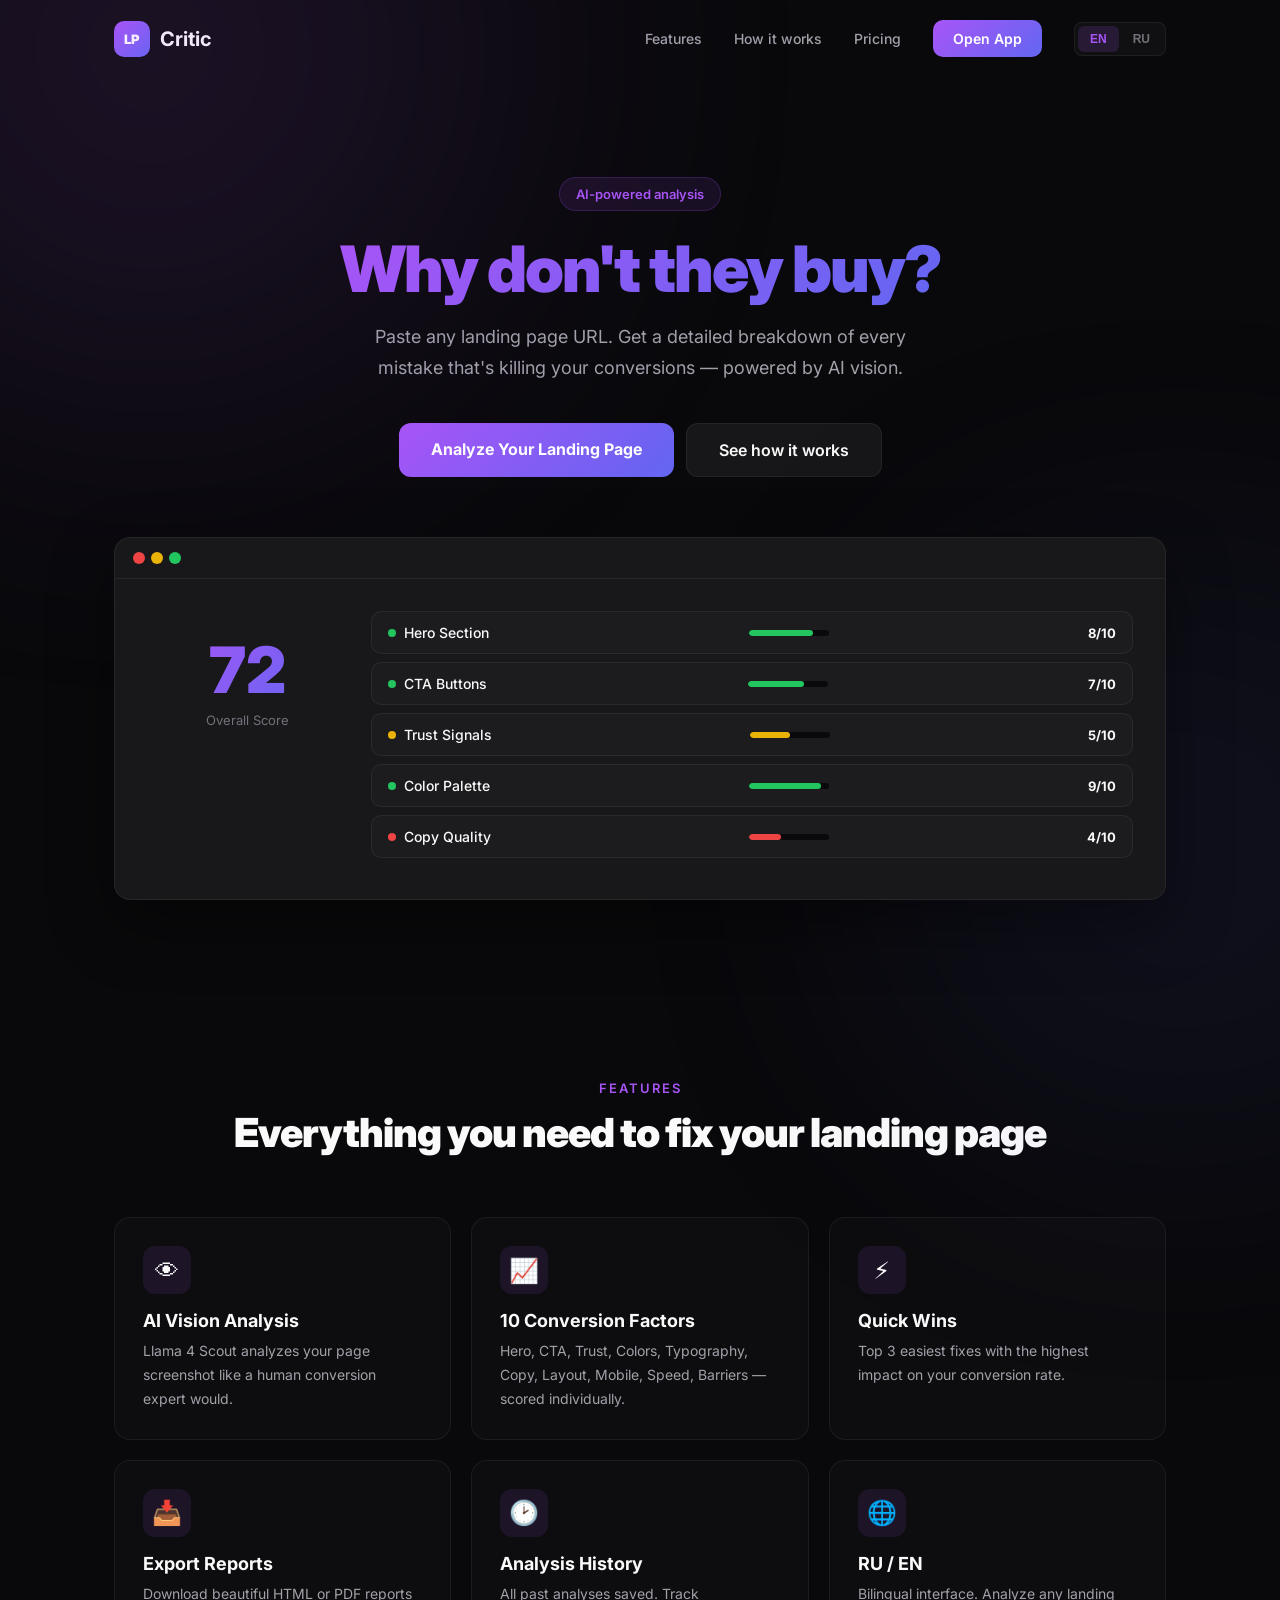
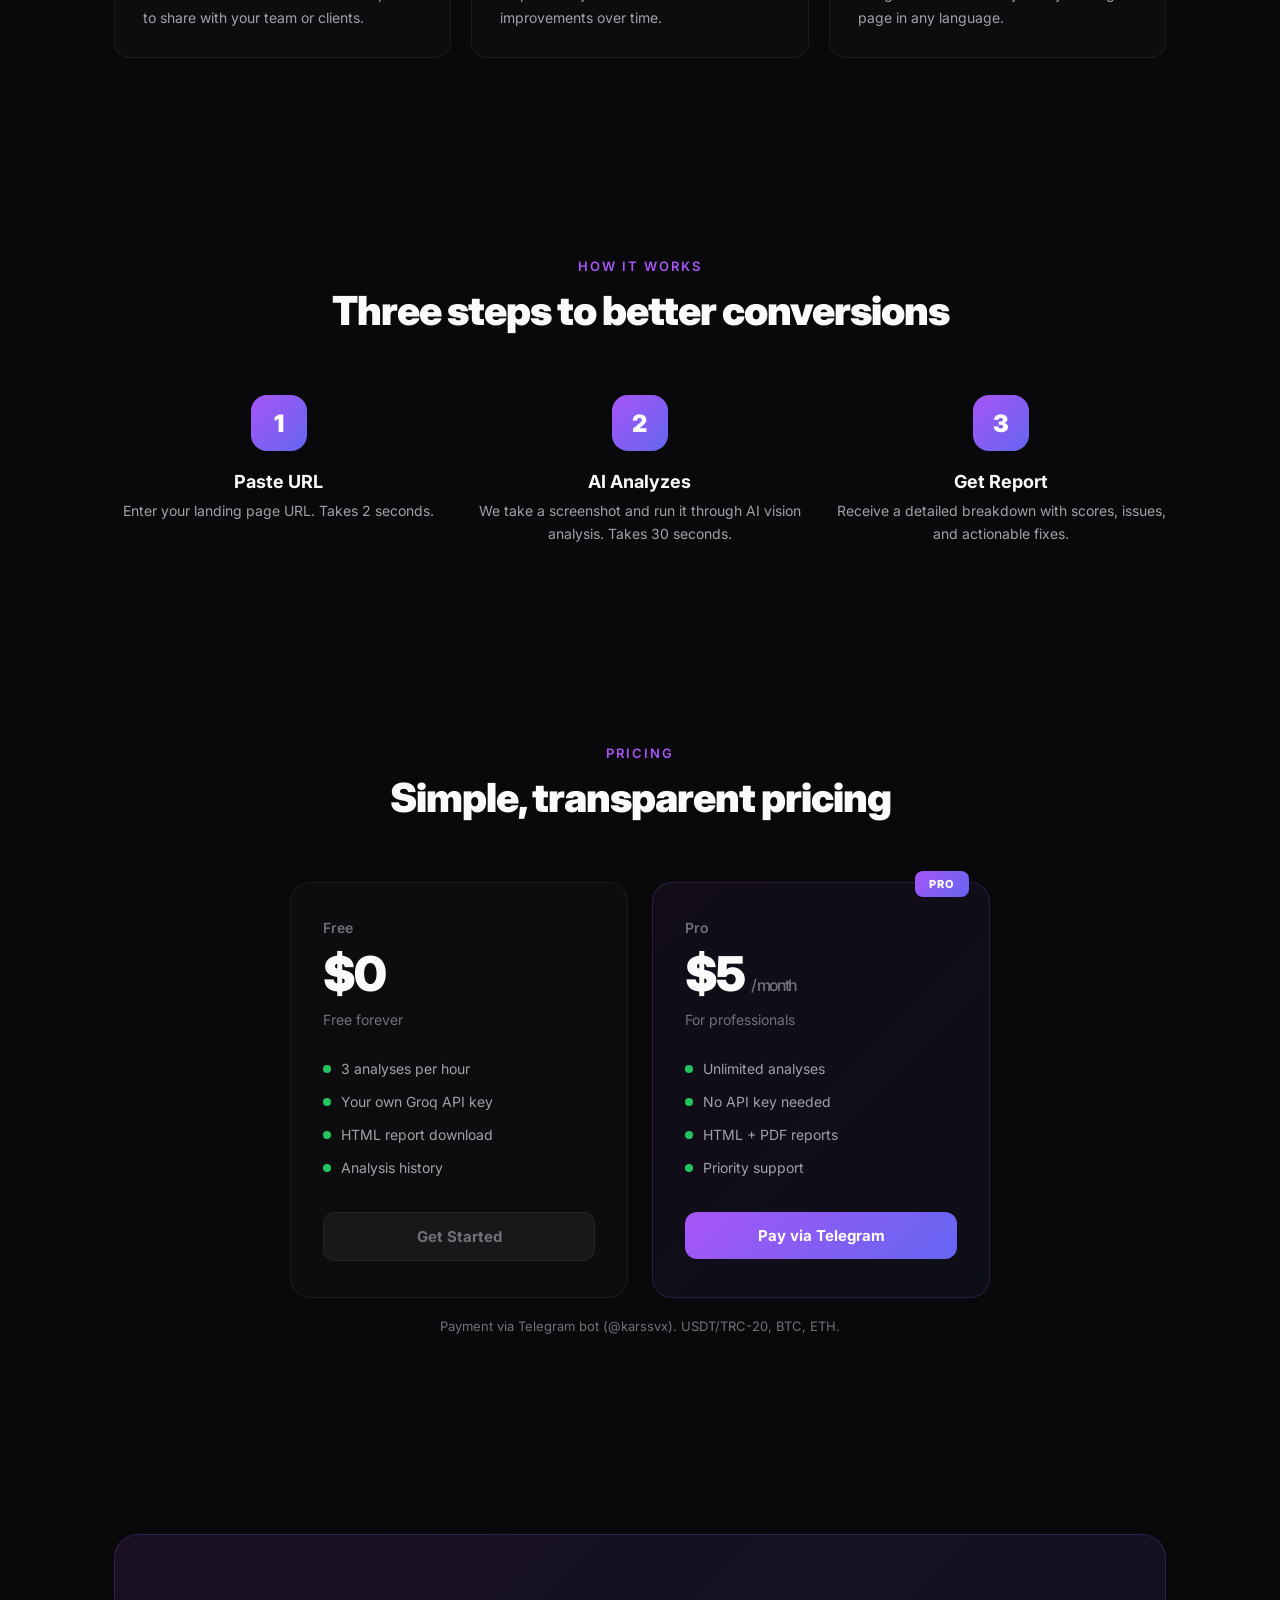
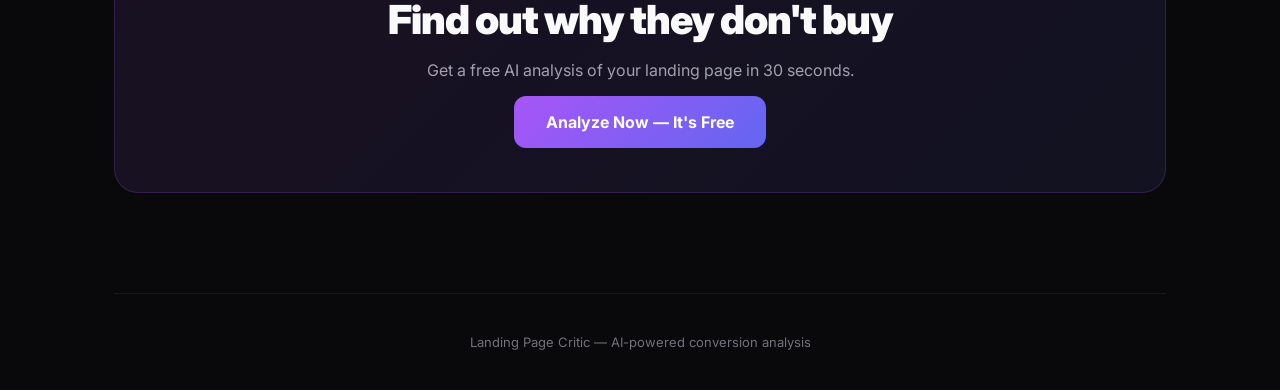
<file: landing/index.html>
﻿<!DOCTYPE html>
<html lang="en">
<head>
    <meta charset="UTF-8">
    <meta name="viewport" content="width=device-width, initial-scale=1.0">
    <title>Landing Page Critic — Why They Don't Buy</title>
    <link rel="preconnect" href="https://fonts.googleapis.com">
    <link href="https://fonts.googleapis.com/css2?family=Inter:wght@400;500;600;700;800;900&display=swap" rel="stylesheet">
    <style>
        *,*::before,*::after{margin:0;padding:0;box-sizing:border-box}
        :root{--bg:#09090b;--bg2:#18181b;--text:#fafafa;--text2:#a1a1aa;--text3:#71717a;--accent:#a855f7;--accent2:#6366f1;--green:#22c55e;--border:rgba(255,255,255,0.06)}
        html{scroll-behavior:smooth}
        body{font-family:"Inter",system-ui,sans-serif;background:var(--bg);color:var(--text);overflow-x:hidden}
        .glow{position:fixed;border-radius:50%;filter:blur(150px);pointer-events:none;opacity:.12}
        .g1{width:700px;height:700px;background:var(--accent);top:-300px;left:-200px}
        .g2{width:500px;height:500px;background:var(--accent2);bottom:-200px;right:-150px}
        .wrap{max-width:1100px;margin:0 auto;padding:0 24px}
        nav{display:flex;justify-content:space-between;align-items:center;padding:20px 0}
        .logo{display:flex;align-items:center;gap:10px}
        .logo-mark{width:36px;height:36px;background:linear-gradient(135deg,var(--accent),var(--accent2));border-radius:10px;display:flex;align-items:center;justify-content:center;font-weight:900;font-size:13px;color:#fff}
        .logo-text{font-size:20px;font-weight:700}
        .nav-links{display:flex;gap:32px;align-items:center}
        .nav-links a{color:var(--text2);text-decoration:none;font-size:14px;font-weight:500;transition:color .2s}
        .nav-links a:hover{color:var(--text)}
        .nav-cta{background:linear-gradient(135deg,var(--accent),var(--accent2));color:#fff!important;padding:10px 20px;border-radius:10px;font-weight:600!important}
        .lang-switch{display:flex;gap:2px;background:rgba(255,255,255,0.03);border:1px solid var(--border);padding:3px;border-radius:8px}
        .lang-btn{background:none;border:none;color:var(--text3);padding:6px 12px;border-radius:6px;cursor:pointer;font-size:12px;font-weight:600;transition:all .2s}
        .lang-btn.active{background:rgba(168,85,247,0.15);color:var(--accent)}
        .hero{padding:100px 0 80px;text-align:center}
        .hero-badge{display:inline-block;padding:8px 16px;background:rgba(168,85,247,0.1);border:1px solid rgba(168,85,247,0.2);border-radius:20px;font-size:13px;font-weight:600;color:var(--accent);margin-bottom:24px}
        .hero h1{font-size:clamp(40px,6vw,64px);font-weight:900;letter-spacing:-2px;line-height:1.05;margin-bottom:20px}
        .hero h1 span{background:linear-gradient(135deg,var(--accent),var(--accent2));-webkit-background-clip:text;-webkit-text-fill-color:transparent}
        .hero p{font-size:18px;color:var(--text2);max-width:560px;margin:0 auto 40px;line-height:1.7}
        .hero-btns{display:flex;gap:12px;justify-content:center;flex-wrap:wrap}
        .btn-primary{background:linear-gradient(135deg,var(--accent),var(--accent2));color:#fff;padding:16px 32px;border-radius:12px;font-size:16px;font-weight:700;text-decoration:none;transition:all .2s;border:none;cursor:pointer}
        .btn-primary:hover{transform:translateY(-2px);box-shadow:0 12px 32px rgba(168,85,247,0.3)}
        .btn-secondary{background:rgba(255,255,255,0.06);border:1px solid var(--border);color:var(--text);padding:16px 32px;border-radius:12px;font-size:16px;font-weight:600;text-decoration:none;transition:all .2s}
        .btn-secondary:hover{background:rgba(255,255,255,0.1)}
        .hero-visual{margin-top:60px;position:relative}
        .mockup{background:var(--bg2);border:1px solid var(--border);border-radius:16px;overflow:hidden;box-shadow:0 24px 64px rgba(0,0,0,0.4)}
        .mockup-bar{display:flex;gap:6px;padding:14px 18px;border-bottom:1px solid var(--border)}
        .mockup-bar span{width:12px;height:12px;border-radius:50%}
        .mockup-bar span:nth-child(1){background:#ef4444}
        .mockup-bar span:nth-child(2){background:#eab308}
        .mockup-bar span:nth-child(3){background:#22c55e}
        .mockup-body{padding:32px;display:grid;grid-template-columns:200px 1fr;gap:24px;min-height:320px}
        .mock-score{text-align:center;padding:20px}
        .mock-score-num{font-size:64px;font-weight:900;background:linear-gradient(135deg,var(--accent),var(--accent2));-webkit-background-clip:text;-webkit-text-fill-color:transparent}
        .mock-score-label{font-size:13px;color:var(--text3);margin-top:4px}
        .mock-items{display:flex;flex-direction:column;gap:8px}
        .mock-item{display:flex;align-items:center;justify-content:space-between;padding:12px 16px;background:rgba(255,255,255,0.02);border-radius:10px;border:1px solid var(--border)}
        .mock-item-name{font-size:14px;font-weight:500;display:flex;align-items:center;gap:8px}
        .mock-dot{width:8px;height:8px;border-radius:50%}
        .mock-bar{width:80px;height:6px;background:var(--bg);border-radius:3px;overflow:hidden}
        .mock-bar-fill{height:100%;border-radius:3px}
        .features{padding:100px 0}
        .section-label{text-align:center;font-size:13px;font-weight:600;color:var(--accent);text-transform:uppercase;letter-spacing:2px;margin-bottom:12px}
        .section-title{text-align:center;font-size:clamp(28px,4vw,40px);font-weight:900;letter-spacing:-1px;margin-bottom:60px}
        .features-grid{display:grid;grid-template-columns:repeat(3,1fr);gap:20px}
        .feat-card{background:rgba(255,255,255,0.02);border:1px solid var(--border);border-radius:16px;padding:28px;transition:all .3s}
        .feat-card:hover{border-color:rgba(168,85,247,0.3);transform:translateY(-4px)}
        .feat-icon{width:48px;height:48px;background:rgba(168,85,247,0.1);border-radius:12px;display:flex;align-items:center;justify-content:center;font-size:24px;margin-bottom:16px}
        .feat-card h3{font-size:18px;font-weight:700;margin-bottom:8px}
        .feat-card p{font-size:14px;color:var(--text2);line-height:1.7}
        .how{padding:100px 0}
        .steps{display:grid;grid-template-columns:repeat(3,1fr);gap:32px;position:relative}
        .step{text-align:center;position:relative}
        .step-num{width:56px;height:56px;background:linear-gradient(135deg,var(--accent),var(--accent2));border-radius:16px;display:flex;align-items:center;justify-content:center;font-size:24px;font-weight:900;margin:0 auto 20px}
        .step h3{font-size:18px;font-weight:700;margin-bottom:8px}
        .step p{font-size:14px;color:var(--text2);line-height:1.6}
        .pricing{padding:100px 0}
        .price-grid{display:grid;grid-template-columns:1fr 1fr;gap:24px;max-width:700px;margin:0 auto}
        .price-card{background:rgba(255,255,255,0.02);border:1px solid var(--border);border-radius:20px;padding:36px 32px;position:relative}
        .price-pro{background:linear-gradient(135deg,rgba(168,85,247,0.06),rgba(99,102,241,0.06));border-color:rgba(168,85,247,0.2)}
        .price-badge{position:absolute;top:-12px;right:20px;background:linear-gradient(135deg,var(--accent),var(--accent2));color:#fff;padding:6px 14px;border-radius:8px;font-size:11px;font-weight:800;letter-spacing:1px}
        .price-name{font-size:14px;font-weight:600;color:var(--text3);margin-bottom:8px}
        .price-amount{font-size:48px;font-weight:900;letter-spacing:-2px}
        .price-amount span{font-size:16px;font-weight:500;color:var(--text3)}
        .price-desc{font-size:14px;color:var(--text3);margin:8px 0 24px}
        .price-list{list-style:none;margin-bottom:28px}
        .price-list li{padding:8px 0;font-size:14px;color:var(--text2);display:flex;align-items:center;gap:10px}
        .price-list li::before{content:"";width:8px;height:8px;background:var(--green);border-radius:50%;flex-shrink:0}
        .price-btn{display:block;width:100%;text-align:center;padding:14px;border-radius:12px;font-size:15px;font-weight:700;text-decoration:none;transition:all .2s;cursor:pointer;border:none;font-family:inherit}
        .price-btn-free{background:var(--bg2);color:var(--text3);border:1px solid var(--border)}
        .price-btn-pro{background:linear-gradient(135deg,var(--accent),var(--accent2));color:#fff}
        .price-btn:hover{transform:translateY(-2px)}
        .price-note{text-align:center;font-size:13px;color:var(--text3);margin-top:20px}
        .price-note a{color:var(--accent);text-decoration:none}
        .price-note a:hover{text-decoration:underline}
        .cta{padding:100px 0;text-align:center}
        .cta-box{background:linear-gradient(135deg,rgba(168,85,247,0.1),rgba(99,102,241,0.1));border:1px solid rgba(168,85,247,0.2);border-radius:24px;padding:60px 40px}
        .cta-box h2{font-size:clamp(28px,4vw,40px);font-weight:900;letter-spacing:-1px;margin-bottom:16px}
        .cta-box p{font-size:16px;color:var(--text2);margin-bottom:32px;max-width:480px;margin-left:auto;margin-right:auto}
        footer{padding:40px 0;border-top:1px solid var(--border);text-align:center;color:var(--text3);font-size:13px}
        @media(max-width:768px){
            .features-grid,.steps{grid-template-columns:1fr}
            .price-grid{grid-template-columns:1fr}
            .mockup-body{grid-template-columns:1fr}
            .mock-score{padding:0 0 16px}
            .nav-links a:not(.nav-cta){display:none}
        }
    </style>
</head>
<body>
    <div class="glow g1"></div>
    <div class="glow g2"></div>

    <div class="wrap">
        <nav>
            <div class="logo">
                <div class="logo-mark">LP</div>
                <div class="logo-text">Critic</div>
            </div>
            <div class="nav-links">
                <a href="#features" data-en="Features" data-ru="Возможности">Features</a>
                <a href="#how" data-en="How it works" data-ru="Как работает">How it works</a>
                <a href="#pricing" data-en="Pricing" data-ru="Цены">Pricing</a>
                <a href="https://landing-page-critic.onrender.com" class="nav-cta" data-en="Open App" data-ru="Открыть">Open App</a>
                <div class="lang-switch">
                    <button class="lang-btn active" onclick="setLang('en')">EN</button>
                    <button class="lang-btn" onclick="setLang('ru')">RU</button>
                </div>
            </div>
        </nav>

        <section class="hero">
            <div class="hero-badge" data-en="AI-powered analysis" data-ru="AI-анализ">AI-powered analysis</div>
            <h1><span data-en="Why don't they buy?" data-ru="Почему не покупают?">Why don't they buy?</span></h1>
            <p data-en="Paste any landing page URL. Get a detailed breakdown of every mistake that's killing your conversions — powered by AI vision." data-ru="Вставьте URL лендинга. Получите разбор каждой ошибки, которая убивает конверсию — на основе AI vision.">Paste any landing page URL. Get a detailed breakdown of every mistake that's killing your conversions — powered by AI vision.</p>
            <div class="hero-btns">
                <a href="https://landing-page-critic.onrender.com" class="btn-primary" data-en="Analyze Your Landing Page" data-ru="Проанализировать лендинг">Analyze Your Landing Page</a>
                <a href="#how" class="btn-secondary" data-en="See how it works" data-ru="Как это работает">See how it works</a>
            </div>

            <div class="hero-visual">
                <div class="mockup">
                    <div class="mockup-bar"><span></span><span></span><span></span></div>
                    <div class="mockup-body">
                        <div class="mock-score">
                            <div class="mock-score-num">72</div>
                            <div class="mock-score-label" data-en="Overall Score" data-ru="Общая оценка">Overall Score</div>
                        </div>
                        <div class="mock-items">
                            <div class="mock-item">
                                <div class="mock-item-name"><span class="mock-dot" style="background:var(--green)"></span><span data-en="Hero Section" data-ru="Hero секция">Hero Section</span></div>
                                <div class="mock-bar"><div class="mock-bar-fill" style="width:80%;background:var(--green)"></div></div>
                                <span style="font-weight:700;font-size:13px">8/10</span>
                            </div>
                            <div class="mock-item">
                                <div class="mock-item-name"><span class="mock-dot" style="background:var(--green)"></span><span data-en="CTA Buttons" data-ru="CTA кнопки">CTA Buttons</span></div>
                                <div class="mock-bar"><div class="mock-bar-fill" style="width:70%;background:var(--green)"></div></div>
                                <span style="font-weight:700;font-size:13px">7/10</span>
                            </div>
                            <div class="mock-item">
                                <div class="mock-item-name"><span class="mock-dot" style="background:#eab308"></span><span data-en="Trust Signals" data-ru="Доверие">Trust Signals</span></div>
                                <div class="mock-bar"><div class="mock-bar-fill" style="width:50%;background:#eab308"></div></div>
                                <span style="font-weight:700;font-size:13px">5/10</span>
                            </div>
                            <div class="mock-item">
                                <div class="mock-item-name"><span class="mock-dot" style="background:var(--green)"></span><span data-en="Color Palette" data-ru="Палитра цветов">Color Palette</span></div>
                                <div class="mock-bar"><div class="mock-bar-fill" style="width:90%;background:var(--green)"></div></div>
                                <span style="font-weight:700;font-size:13px">9/10</span>
                            </div>
                            <div class="mock-item">
                                <div class="mock-item-name"><span class="mock-dot" style="background:#ef4444"></span><span data-en="Copy Quality" data-ru="Качество текста">Copy Quality</span></div>
                                <div class="mock-bar"><div class="mock-bar-fill" style="width:40%;background:#ef4444"></div></div>
                                <span style="font-weight:700;font-size:13px">4/10</span>
                            </div>
                        </div>
                    </div>
                </div>
            </div>
        </section>

        <section class="features" id="features">
            <div class="section-label" data-en="Features" data-ru="Возможности">Features</div>
            <h2 class="section-title" data-en="Everything you need to fix your landing page" data-ru="Всё чтобы исправить лендинг">Everything you need to fix your landing page</h2>
            <div class="features-grid">
                <div class="feat-card">
                    <div class="feat-icon">&#128065;</div>
                    <h3 data-en="AI Vision Analysis" data-ru="AI Vision анализ">AI Vision Analysis</h3>
                    <p data-en="Llama 4 Scout analyzes your page screenshot like a human conversion expert would." data-ru="Llama 4 Scout анализирует скриншот как эксперт по конверсии.">Llama 4 Scout analyzes your page screenshot like a human conversion expert would.</p>
                </div>
                <div class="feat-card">
                    <div class="feat-icon">&#128200;</div>
                    <h3 data-en="10 Conversion Factors" data-ru="10 факторов конверсии">10 Conversion Factors</h3>
                    <p data-en="Hero, CTA, Trust, Colors, Typography, Copy, Layout, Mobile, Speed, Barriers — scored individually." data-ru="Hero, CTA, Доверие, Цвета, Типографика, Текст, Лейаут, Мобилка, Скорость, Барьеры — каждый с оценкой.">Hero, CTA, Trust, Colors, Typography, Copy, Layout, Mobile, Speed, Barriers — scored individually.</p>
                </div>
                <div class="feat-card">
                    <div class="feat-icon">&#9889;</div>
                    <h3 data-en="Quick Wins" data-ru="Быстрые победы">Quick Wins</h3>
                    <p data-en="Top 3 easiest fixes with the highest impact on your conversion rate." data-ru="Топ-3 самых простых исправлений с максимальным эффектом.">Top 3 easiest fixes with the highest impact on your conversion rate.</p>
                </div>
                <div class="feat-card">
                    <div class="feat-icon">&#128229;</div>
                    <h3 data-en="Export Reports" data-ru="Скачивание отчётов">Export Reports</h3>
                    <p data-en="Download beautiful HTML or PDF reports to share with your team or clients." data-ru="Скачивайте HTML или PDF отчёты для команды или клиентов.">Download beautiful HTML or PDF reports to share with your team or clients.</p>
                </div>
                <div class="feat-card">
                    <div class="feat-icon">&#128337;</div>
                    <h3 data-en="Analysis History" data-ru="История анализов">Analysis History</h3>
                    <p data-en="All past analyses saved. Track improvements over time." data-ru="Все прошлые анализы сохраняются. Отслеживайте улучшения.">All past analyses saved. Track improvements over time.</p>
                </div>
                <div class="feat-card">
                    <div class="feat-icon">&#127760;</div>
                    <h3 data-en="RU / EN" data-ru="RU / EN">RU / EN</h3>
                    <p data-en="Bilingual interface. Analyze any landing page in any language." data-ru="Двуязычный интерфейс. Анализируйте любой лендинг на любом языке.">Bilingual interface. Analyze any landing page in any language.</p>
                </div>
            </div>
        </section>

        <section class="how" id="how">
            <div class="section-label" data-en="How it works" data-ru="Как работает">How it works</div>
            <h2 class="section-title" data-en="Three steps to better conversions" data-ru="Три шага к лучшей конверсии">Three steps to better conversions</h2>
            <div class="steps">
                <div class="step">
                    <div class="step-num">1</div>
                    <h3 data-en="Paste URL" data-ru="Вставьте URL">Paste URL</h3>
                    <p data-en="Enter your landing page URL. Takes 2 seconds." data-ru="Введите URL лендинга. 2 секунды.">Enter your landing page URL. Takes 2 seconds.</p>
                </div>
                <div class="step">
                    <div class="step-num">2</div>
                    <h3 data-en="AI Analyzes" data-ru="AI анализирует">AI Analyzes</h3>
                    <p data-en="We take a screenshot and run it through AI vision analysis. Takes 30 seconds." data-ru="Делаем скриншот и прогоняем через AI vision. 30 секунд.">We take a screenshot and run it through AI vision analysis. Takes 30 seconds.</p>
                </div>
                <div class="step">
                    <div class="step-num">3</div>
                    <h3 data-en="Get Report" data-ru="Получите отчёт">Get Report</h3>
                    <p data-en="Receive a detailed breakdown with scores, issues, and actionable fixes." data-ru="Получите детальный разбор с оценками, проблемами и рекомендациями.">Receive a detailed breakdown with scores, issues, and actionable fixes.</p>
                </div>
            </div>
        </section>

        <section class="pricing" id="pricing">
            <div class="section-label" data-en="Pricing" data-ru="Цены">Pricing</div>
            <h2 class="section-title" data-en="Simple, transparent pricing" data-ru="Простые, прозрачные цены">Simple, transparent pricing</h2>
            <div class="price-grid">
                <div class="price-card">
                    <div class="price-name">Free</div>
                    <div class="price-amount">$0</div>
                    <div class="price-desc" data-en="Free forever" data-ru="Бесплатно навсегда">Free forever</div>
                    <ul class="price-list">
                        <li data-en="3 analyses per hour" data-ru="3 анализа в час">3 analyses per hour</li>
                        <li data-en="Your own Groq API key" data-ru="Свой Groq API ключ">Your own Groq API key</li>
                        <li data-en="HTML report download" data-ru="Скачивание HTML отчёта">HTML report download</li>
                        <li data-en="Analysis history" data-ru="История анализов">Analysis history</li>
                    </ul>
                    <a href="https://landing-page-critic.onrender.com" class="price-btn price-btn-free" data-en="Get Started" data-ru="Начать">Get Started</a>
                </div>
                <div class="price-card price-pro">
                    <div class="price-badge">PRO</div>
                    <div class="price-name">Pro</div>
                    <div class="price-amount">$5 <span data-en="/ month" data-ru="/ месяц">/ month</span></div>
                    <div class="price-desc" data-en="For professionals" data-ru="Для профессионалов">For professionals</div>
                    <ul class="price-list">
                        <li data-en="Unlimited analyses" data-ru="Безлимитные анализы">Unlimited analyses</li>
                        <li data-en="No API key needed" data-ru="Без API ключа">No API key needed</li>
                        <li data-en="HTML + PDF reports" data-ru="HTML + PDF отчёты">HTML + PDF reports</li>
                        <li data-en="Priority support" data-ru="Приоритетная поддержка">Priority support</li>
                    </ul>
                    <a href="https://t.me/karssvx" target="_blank" class="price-btn price-btn-pro" data-en="Pay via Telegram" data-ru="Оплатить через Telegram">Pay via Telegram</a>
                </div>
            </div>
            <p class="price-note" data-en="Payment via Telegram bot (@karssvx). USDT/TRC-20, BTC, ETH." data-ru="Оплата через Telegram бот (@karssvx). USDT/TRC-20, BTC, ETH.">Payment via Telegram bot (@karssvx). USDT/TRC-20, BTC, ETH.</p>
        </section>

        <section class="cta">
            <div class="cta-box">
                <h2 data-en="Find out why they don't buy" data-ru="Узнайте почему не покупают">Find out why they don't buy</h2>
                <p data-en="Get a free AI analysis of your landing page in 30 seconds." data-ru="Получите бесплатный AI-анализ лендинга за 30 секунд.">Get a free AI analysis of your landing page in 30 seconds.</p>
                <a href="https://landing-page-critic.onrender.com" class="btn-primary" data-en="Analyze Now — It's Free" data-ru="Анализировать — бесплатно">Analyze Now — It's Free</a>
            </div>
        </section>

        <footer><p>Landing Page Critic &mdash; AI-powered conversion analysis</p></footer>
    </div>

    <script>
        let currentLang='en';
        function setLang(lang){
            currentLang=lang;
            document.querySelectorAll('.lang-btn').forEach(b=>b.classList.remove('active'));
            document.querySelector('.lang-btn[onclick="setLang(\''+lang+'\')"]').classList.add('active');
            document.querySelectorAll('[data-en][data-ru]').forEach(el=>{
                el.textContent=el.getAttribute('data-'+lang);
            });
            document.documentElement.lang=lang;
        }
    </script>
</body>
</html>
</file>
